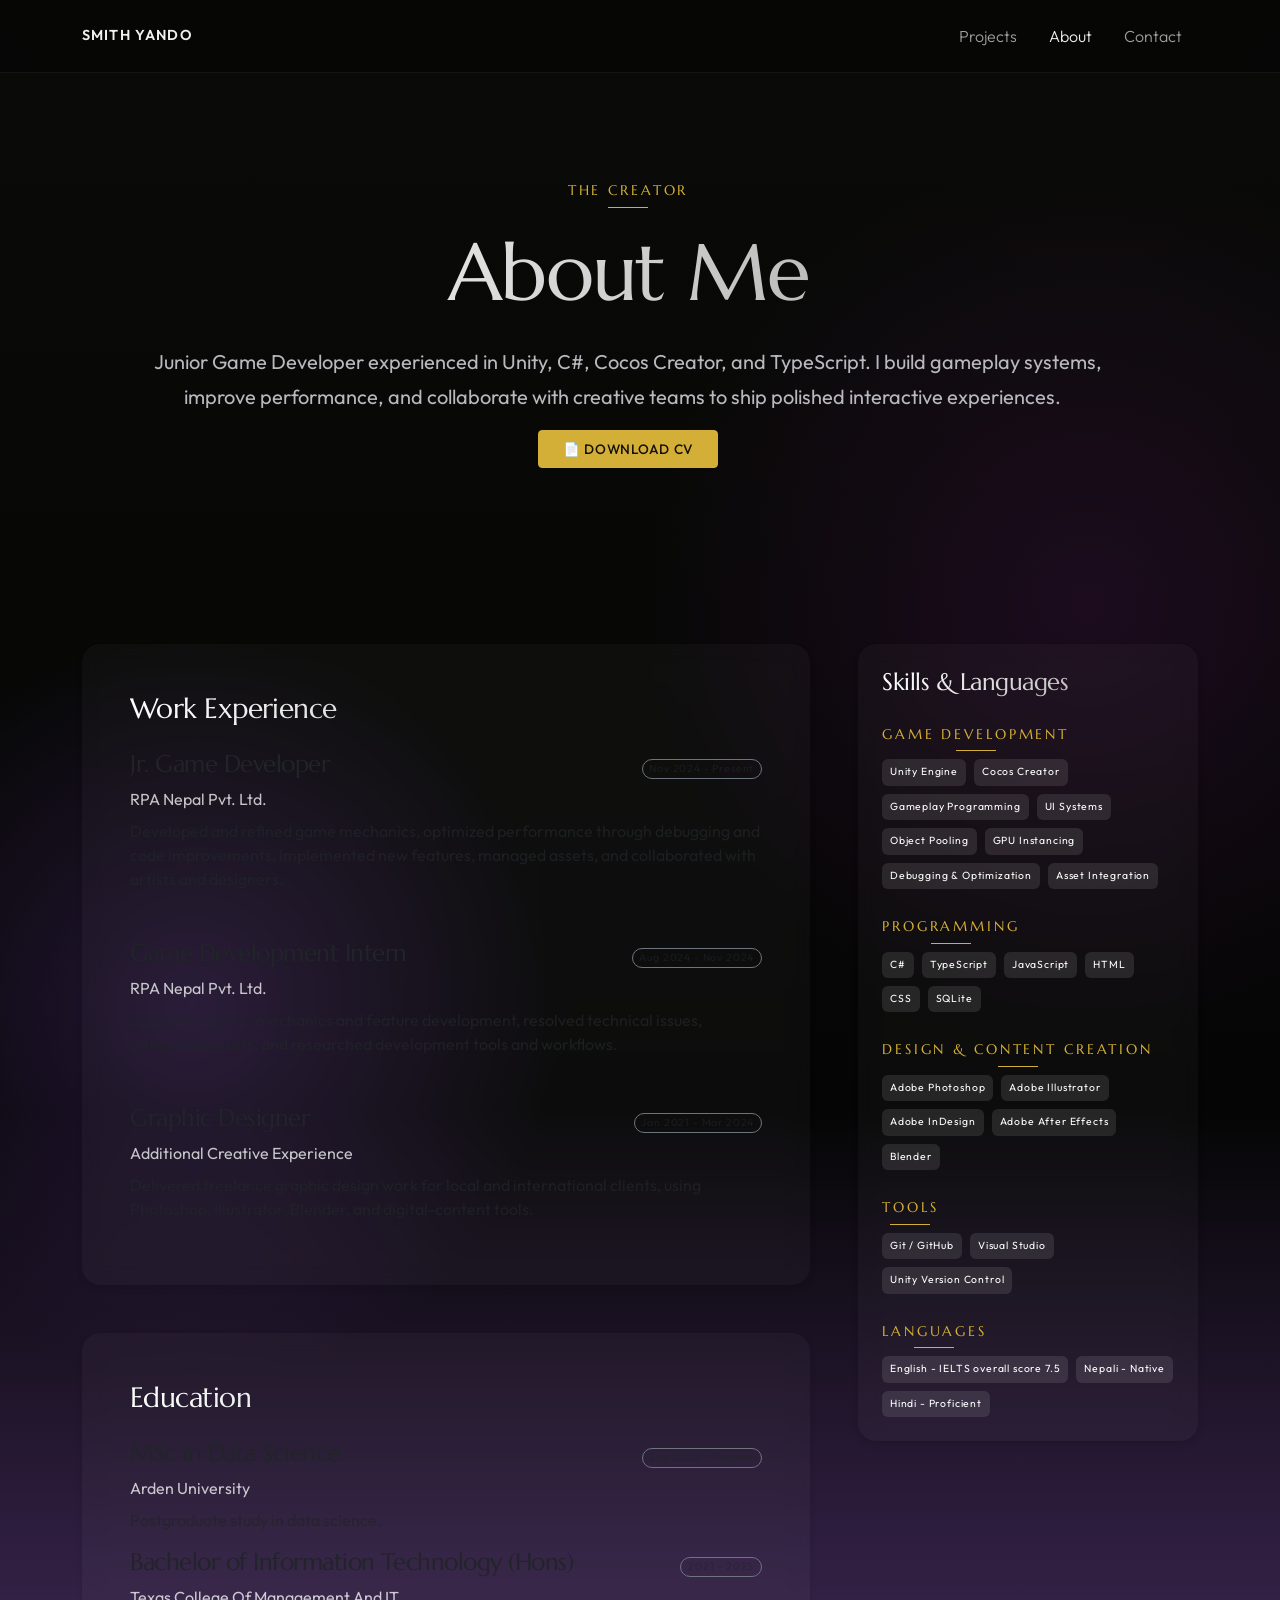
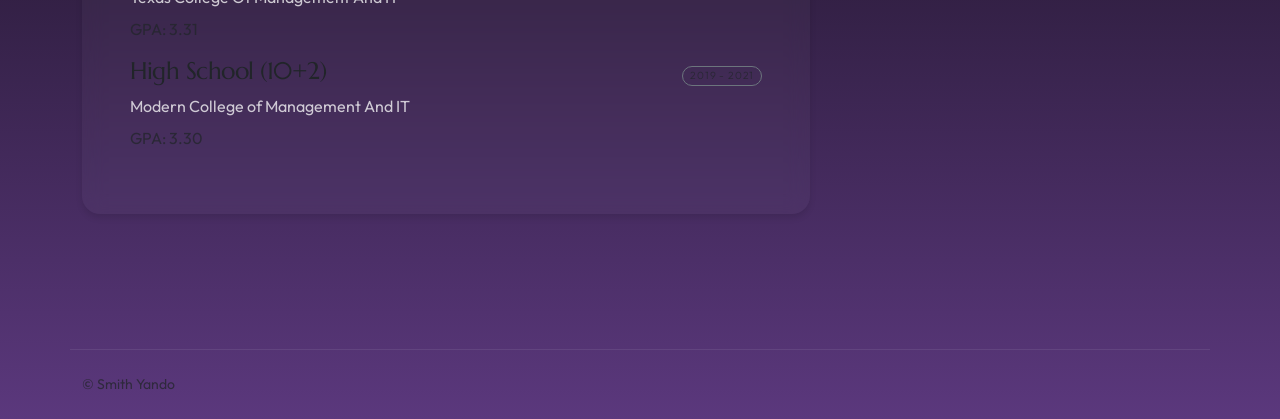
<file: about.html>
<!doctype html>
<html lang="en">

<head>
  <meta charset="utf-8" />
  <meta name="google-adsense-account" content="ca-pub-9205434282277256" />
  <meta name="viewport" content="width=device-width, initial-scale=1" />
  <title>About - Smith Yando</title>
  <link href="https://cdn.jsdelivr.net/npm/bootstrap@5.2.3/dist/css/bootstrap.min.css" rel="stylesheet"
    integrity="sha384-rbsA2VBKQhggwzxH7pPCaAqO46MgnOM80zW1RWuH61DGLwZJEdK2Kadq2F9CUG65" crossorigin="anonymous" />
  <link rel="stylesheet" href="css/style.css" />
  <link rel="preconnect" href="https://fonts.googleapis.com" />
  <link rel="preconnect" href="https://fonts.gstatic.com" crossorigin />
  <link href="https://fonts.googleapis.com/css2?family=Marcellus&family=Outfit:wght@300;400;600&display=swap"
    rel="stylesheet" />
  <script async src="https://pagead2.googlesyndication.com/pagead/js/adsbygoogle.js?client=ca-pub-9205434282277256"
    crossorigin="anonymous"></script>
</head>

<body>
  <nav id="navbar" class="navbar mb-3"></nav>

  <header class="container fade-in-up page-title-header">
    <div class="row text-center">
      <div class="hero-content mx-auto">
        <div class="categorytitle">The Creator</div>
        <h1 class="display-1 intro-title mb-4">About Me</h1>
        <p class="fs-5 hero-lead text-muted">
          Junior Game Developer experienced in Unity, C#, Cocos Creator, and TypeScript. I build gameplay systems,
          improve performance, and collaborate with creative teams to ship polished interactive experiences.
        </p>
        <div class="d-flex justify-content-center gap-3 flex-wrap">
          <a href="files/Smith_Yando_Manchester.pdf" download="Smith_Yando_Manchester.pdf"
            class="btn button1 px-4 py-2 mt-3">
            📄 Download CV
          </a>
        </div>

      </div>
    </div>
  </header>

  <div class="container page-content">
    <div class="row g-5">
      <div class="col-lg-8">
        <!-- Experience -->
        <div class="card glass-card p-5 border-0 mb-5">
          <h3 class="intro-title mb-4">Work Experience</h3>
          <div id="experience-list">
            <div class="mb-5" aria-hidden="true">
              <div class="d-flex justify-content-between align-items-baseline mb-3">
                <div class="skeleton skeleton-line md"></div>
                <div class="skeleton skeleton-badge"></div>
              </div>
              <div class="skeleton skeleton-line sm mb-2"></div>
              <div class="skeleton skeleton-line lg"></div>
              <div class="skeleton skeleton-line md"></div>
            </div>
            <div aria-hidden="true">
              <div class="d-flex justify-content-between align-items-baseline mb-3">
                <div class="skeleton skeleton-line md"></div>
                <div class="skeleton skeleton-badge"></div>
              </div>
              <div class="skeleton skeleton-line sm mb-2"></div>
              <div class="skeleton skeleton-line lg"></div>
              <div class="skeleton skeleton-line md"></div>
            </div>
          </div>
        </div>

        <!-- Education -->
        <div class="card glass-card p-5 border-0">
          <h3 class="intro-title mb-4">Education</h3>
          <div id="education-list" aria-hidden="true">
            <div class="d-flex justify-content-between align-items-baseline mb-3">
              <div class="skeleton skeleton-line md"></div>
              <div class="skeleton skeleton-badge"></div>
            </div>
            <div class="skeleton skeleton-line sm mb-2"></div>
            <div class="skeleton skeleton-line lg"></div>
            <div class="skeleton skeleton-line md"></div>
          </div>
        </div>
      </div>

      <aside class="col-lg-4">
        <div class="card glass-card p-4 border-0 position-sticky" style="top: 100px">
          <h3 class="h4 intro-title mb-4">Skills &amp; Languages</h3>
          <div id="skills-list" aria-hidden="true">
            <div class="mb-4">
              <div class="skeleton skeleton-line sm mb-3"></div>
              <div class="d-flex flex-wrap gap-2">
                <div class="skeleton skeleton-badge"></div>
                <div class="skeleton skeleton-badge"></div>
                <div class="skeleton skeleton-badge"></div>
              </div>
            </div>
            <div>
              <div class="skeleton skeleton-line sm mb-3"></div>
              <div class="d-flex flex-wrap gap-2">
                <div class="skeleton skeleton-badge"></div>
                <div class="skeleton skeleton-badge"></div>
                <div class="skeleton skeleton-badge"></div>
              </div>
            </div>
          </div>
        </div>
      </aside>
    </div>
  </div>

  <footer class="container mt-5 mb-4 text-muted small">
    <div class="row">
      <div class="col">© Smith Yando</div>
    </div>
  </footer>

  <script defer src="https://cdn.jsdelivr.net/npm/bootstrap@5.2.3/dist/js/bootstrap.bundle.min.js"
    integrity="sha384-kenU1KFdBIe4zVF0s0G1M5b4hcpxyD9F7jL+jjXkk+Q2h455rYXK/7HAuoJl+0I4"
    crossorigin="anonymous"></script>
  <script defer src="js/about-data.js"></script>
  <script defer src="js/about.js"></script>
  <script defer src="js/main.js"></script>
</body>

</html>
</file>
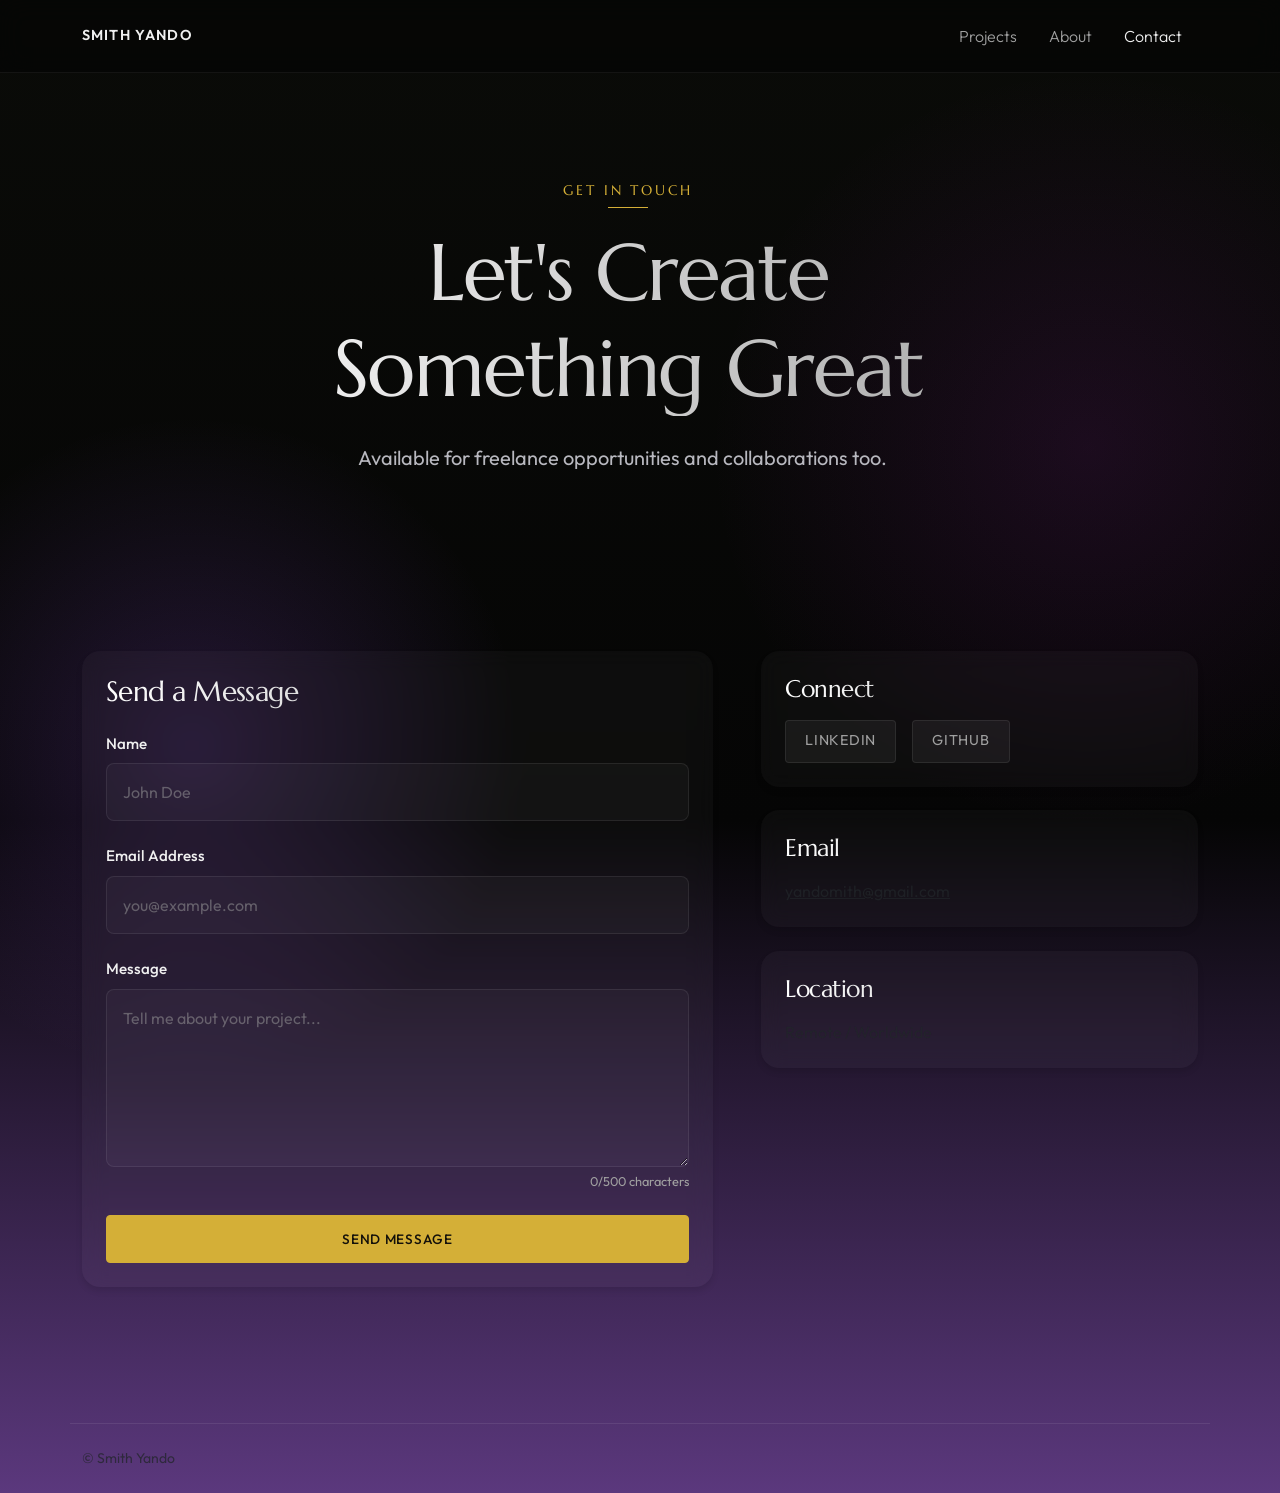
<file: contact.html>
<!doctype html>
<html lang="en">

<head>
  <meta charset="utf-8" />
  <meta name="viewport" content="width=device-width, initial-scale=1" />
  <title>Contact - Smith Yando</title>
  <link href="https://cdn.jsdelivr.net/npm/bootstrap@5.2.3/dist/css/bootstrap.min.css" rel="stylesheet"
    integrity="sha384-rbsA2VBKQhggwzxH7pPCaAqO46MgnOM80zW1RWuH61DGLwZJEdK2Kadq2F9CUG65" crossorigin="anonymous" />
  <link rel="stylesheet" href="css/style.css" />
  <link rel="preconnect" href="https://fonts.googleapis.com" />
  <link rel="preconnect" href="https://fonts.gstatic.com" crossorigin />
  <link href="https://fonts.googleapis.com/css2?family=Marcellus&family=Outfit:wght@300;400;600&display=swap"
    rel="stylesheet" />
  <script defer src="https://cdn.emailjs.com/dist/email.min.js"></script>
  <script>
    window.addEventListener('load', function () {
      emailjs.init("xeY-epzfNYlf7qjqV");
    });
  </script>
</head>

<body>
  <nav id="navbar" class="navbar mb-3"></nav>

  <header class="container fade-in-up page-title-header">
    <div class="row text-center">
      <div class="hero-content mx-auto">
        <div class="categorytitle">Get In Touch</div>
        <h1 class="display-1 intro-title mb-4">
          Let's Create<br />Something Great
        </h1>
        <p class="fs-5 hero-lead text-muted ">
          Available for freelance opportunities and collaborations too.
        </p>
      </div>
    </div>
  </header>

  <section class="container page-content">
    <div class="row g-5">
      <!-- Contact Form -->
      <div class="col-md-7">
        <div class="card glass-card p-4 border-0 h-100">
          <h3 class="intro-title mb-4">Send a Message</h3>

          <!-- Success Message (Hidden by default) -->
          <div id="success-message" class="success-feedback" style="display: none">
            <div class="success-icon">✓</div>
            <h4 class="success-title">Message Sent!</h4>
            <p class="success-text">
              Thank you for reaching out. I appreciate your message and will
              get back to you within 24 hours.
            </p>
            <p class="success-details">
              In the meantime, feel free to connect with me on
              <strong>LinkedIn</strong> or <strong>GitHub</strong>.
            </p>
          </div>

          <form id="contact-form">
            <!-- Name Field -->
            <div class="form-group">
              <label for="name" class="form-label">Name</label>
              <input type="text" class="form-control" id="name" name="name" placeholder="John Doe" required />
              <div class="form-error" id="name-error"></div>
              <div class="form-success" id="name-success">
                ✓ Name looks good
              </div>
            </div>

            <!-- Email Field -->
            <div class="form-group">
              <label for="email" class="form-label">Email Address</label>
              <input type="email" class="form-control" id="email" name="email" placeholder="you@example.com" required />
              <div class="form-error" id="email-error"></div>
              <div class="form-success" id="email-success">
                ✓ Email is valid
              </div>
            </div>

            <!-- Message Field -->
            <div class="form-group">
              <label for="message" class="form-label">Message</label>
              <textarea class="form-control" id="message" name="message" rows="6"
                placeholder="Tell me about your project..." required></textarea>
              <div class="form-error" id="message-error"></div>
              <div class="character-count">
                <span id="char-count">0</span>/500 characters
              </div>
            </div>

            <button type="submit" class="button1 w-100" id="submit-btn">
              Send Message
            </button>
          </form>
        </div>
      </div>

      <!-- Social & Info -->
      <div class="col-md-5">
        <div class="h-100 d-flex flex-column gap-4">
          <!-- Socials -->
          <div class="card glass-card p-4 border-0">
            <h3 class="h4 intro-title mb-3">Connect</h3>
            <div class="social-links d-flex gap-3 flex-wrap">
              <a href="https://www.linkedin.com/in/smithyando" class="social-btn" target="_blank"
                rel="noopener noreferrer">LinkedIn</a>
              <a href="https://github.com/Yandomith" class="social-btn" target="_blank"
                rel="noopener noreferrer">GitHub</a>
            </div>
          </div>

          <!-- Email Direct -->
          <div class="card glass-card p-4 border-0">
            <h3 class="h4 intro-title mb-3">Email</h3>
            <p class="text-muted mb-0"><a class="text-muted" href="mailto:yandomith@gmail.com">yandomith@gmail.com</a>
            </p>
          </div>

          <!-- Location -->
          <div class="card glass-card p-4 border-0">
            <h3 class="h4 intro-title mb-3">Location</h3>
            <p class="text-muted mb-0">Remote / Worldwide</p>
          </div>
        </div>
      </div>
    </div>
  </section>

  <footer class="container mt-5 mb-4 text-muted small">
    <div class="row">
      <div class="col">© Smith Yando</div>
    </div>
  </footer>

  <script defer src="https://cdn.jsdelivr.net/npm/bootstrap@5.2.3/dist/js/bootstrap.bundle.min.js"></script>
  <script defer src="js/main.js"></script>
  <script>
    // Toast notification system
    function showToast(message, type = "success") {
      const container =
        document.querySelector(".toast-container") || createToastContainer();
      const toast = document.createElement("div");
      toast.className = `toast ${type}`;

      const icon = type === "success" ? "✓" : "✕";
      toast.innerHTML = `
                <span class="toast-icon">${icon}</span>
                <span class="toast-message">${message}</span>
            `;

      container.appendChild(toast);

      setTimeout(() => {
        toast.classList.add("hide");
        setTimeout(() => toast.remove(), 300);
      }, 4000);
    }

    function createToastContainer() {
      const container = document.createElement("div");
      container.className = "toast-container";
      document.body.appendChild(container);
      return container;
    }

    // Form validation
    const form = document.getElementById("contact-form");
    const nameInput = document.getElementById("name");
    const emailInput = document.getElementById("email");
    const messageInput = document.getElementById("message");
    const submitBtn = document.getElementById("submit-btn");
    const charCount = document.getElementById("char-count");

    // Validation rules
    const validators = {
      name: (value) => {
        if (!value.trim()) return "Please enter your name";
        if (value.trim().length < 2)
          return "Name must be at least 2 characters";
        if (value.trim().length > 50)
          return "Name must not exceed 50 characters";
        return null;
      },
      email: (value) => {
        if (!value.trim()) return "Please enter your email";
        const emailRegex = /^[^\s@]+@[^\s@]+\.[^\s@]+$/;
        if (!emailRegex.test(value))
          return "Please enter a valid email address";
        return null;
      },
      message: (value) => {
        if (!value.trim()) return "Please enter a message";
        if (value.trim().length < 10)
          return "Message must be at least 10 characters";
        if (value.length > 500)
          return "Message must not exceed 500 characters";
        return null;
      },
    };

    // Validate field on input
    function validateField(field) {
      const fieldName = field.id;
      const error = validators[fieldName](field.value);
      const errorEl = document.getElementById(`${fieldName}-error`);
      const successEl = document.getElementById(`${fieldName}-success`);

      if (error) {
        field.classList.add("is-invalid");
        field.classList.remove("is-valid");
        errorEl.textContent = error;
        errorEl.classList.add("show");
        if (successEl) successEl.classList.remove("show");
        return false;
      } else {
        field.classList.remove("is-invalid");
        field.classList.add("is-valid");
        errorEl.classList.remove("show");
        if (successEl) successEl.classList.add("show");
        return true;
      }
    }

    // Real-time validation
    nameInput.addEventListener("blur", () => validateField(nameInput));
    nameInput.addEventListener("input", () => validateField(nameInput));

    emailInput.addEventListener("blur", () => validateField(emailInput));
    emailInput.addEventListener("input", () => validateField(emailInput));

    messageInput.addEventListener("blur", () => validateField(messageInput));
    messageInput.addEventListener("input", () => {
      validateField(messageInput);
      charCount.textContent = messageInput.value.length;

      // Warn if approaching limit
      if (messageInput.value.length > 400) {
        document.querySelector(".character-count").classList.add("warning");
      } else {
        document
          .querySelector(".character-count")
          .classList.remove("warning");
      }
    });

    // Form submission
    form.addEventListener("submit", function (event) {
      event.preventDefault();

      // Validate all fields
      const isNameValid = validateField(nameInput);
      const isEmailValid = validateField(emailInput);
      const isMessageValid = validateField(messageInput);

      if (!isNameValid || !isEmailValid || !isMessageValid) {
        showToast("Please fix the errors in the form", "error");
        return;
      }

      // Show loading state
      submitBtn.disabled = true;
      submitBtn.classList.add("btn-loading");
      const originalText = submitBtn.textContent;
      submitBtn.textContent = "Sending...";

      // Send email
      emailjs
        .sendForm(
          "service_zvop4ti",
          "template_habrqde",
          this,
          "kGMKNDl2dRjXcdVaX",
        )
        .then(
          function () {
            // Hide form and show success message
            form.style.display = "none";
            const successMsg = document.getElementById("success-message");
            successMsg.style.display = "block";

            // Show toast notification
            showToast(
              "Message sent successfully! I'll get back to you soon.",
              "success",
            );

            // After 4 seconds, reset and show form again
            setTimeout(() => {
              // Reset form
              form.reset();
              form.style.display = "block";
              successMsg.style.display = "none";

              // Reset field validation states
              nameInput.classList.remove("is-valid", "is-invalid");
              emailInput.classList.remove("is-valid", "is-invalid");
              messageInput.classList.remove("is-valid", "is-invalid");
              document
                .querySelectorAll(".form-success")
                .forEach((el) => el.classList.remove("show"));
              charCount.textContent = "0";

              // Reset button
              submitBtn.disabled = false;
              submitBtn.classList.remove("btn-loading");
              submitBtn.textContent = originalText;
            }, 4000);
          },
          function (error) {
            showToast("Failed to send message. Please try again.", "error");

            // Reset button
            submitBtn.disabled = false;
            submitBtn.classList.remove("btn-loading");
            submitBtn.textContent = originalText;
          },
        );
    });
  </script>
</body>

</html>
</file>
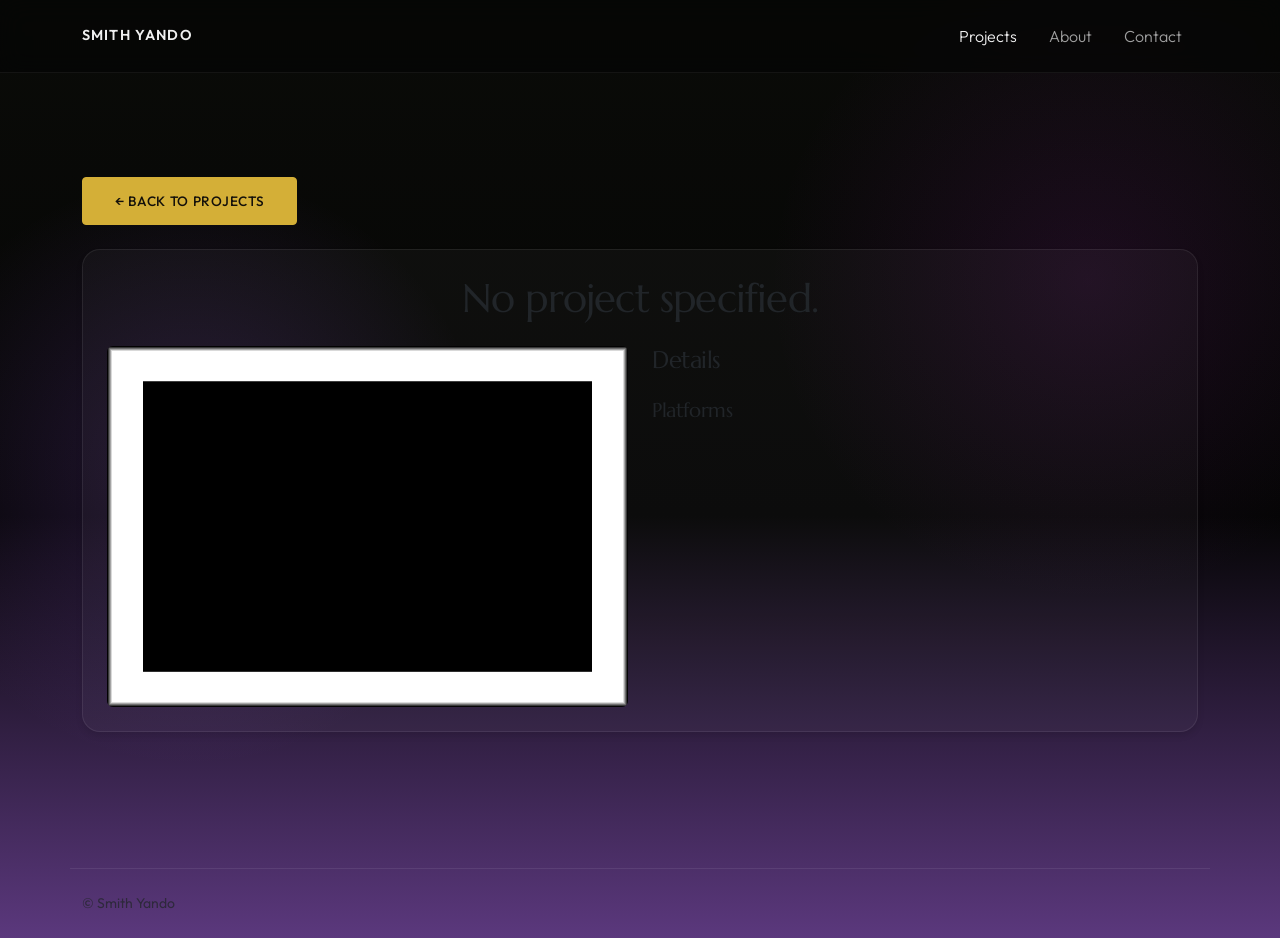
<file: game-project.html>
<!doctype html>
<html lang="en">

<head>
  <meta charset="utf-8" />
  <meta name="google-adsense-account" content="ca-pub-9205434282277256" />
  <meta name="viewport" content="width=device-width, initial-scale=1" />
  <title>Project - Smith Yando</title>
  <link href="https://cdn.jsdelivr.net/npm/bootstrap@5.2.3/dist/css/bootstrap.min.css" rel="stylesheet"
    integrity="sha384-rbsA2VBKQhggwzxH7pPCaAqO46MgnOM80zW1RWuH61DGLwZJEdK2Kadq2F9CUG65" crossorigin="anonymous" />
  <link rel="stylesheet" href="css/style.css" />
  <link rel="preconnect" href="https://fonts.googleapis.com" />
  <link rel="preconnect" href="https://fonts.gstatic.com" crossorigin />
  <link href="https://fonts.googleapis.com/css2?family=Marcellus&family=Outfit:wght@300;400;600&display=swap"
    rel="stylesheet" />
  <script async src="https://pagead2.googlesyndication.com/pagead/js/adsbygoogle.js?client=ca-pub-9205434282277256"
    crossorigin="anonymous"></script>
  <script defer src="js/projects-data.js"></script>
</head>

<body>
  <nav id="navbar" class="navbar mb-3"></nav>

  <main class="container page-content fade-in-up">
    <div class="row">
      <div class="col-12 mb-4 text-start">
        <a href="work.html#projects-list" class="btn button1">← Back to Projects</a>
      </div>
    </div>
    <div id="project" class="card p-4">
      <div class="row">
        <div class="col-12 text-center">
          <h1 id="project-title" class="mb-3">Loading...</h1>
          <p id="project-summary" class="fs-5 text-muted mb-4"></p>
        </div>
        <div class="col-md-6 mb-4 mb-md-0">
          <img id="project-image" src="image/project_image.png" alt="" class="img-fluid rounded" />
        </div>
        <div class="col-md-6 text-start">
          <h4 class="mb-3">Details</h4>
          <p id="project-details" class="mb-4"></p>
          <h5>Platforms</h5>
          <ul id="project-platforms" class="mb-4"></ul>
          <p class="small text-muted" id="project-credits"></p>
          <div id="project-links" class="mt-3"></div>
        </div>
      </div>
    </div>
  </main>

  <script defer src="js/main.js"></script>
  <script>
    // Helper: read query param
    function getQueryParam(name) {
      const params = new URLSearchParams(window.location.search);
      return params.get(name);
    }

    async function loadProject() {
      const id = getQueryParam("id");
      if (!id) {
        document.getElementById("project-title").innerText =
          "No project specified.";
        return;
      }

      try {
        if (typeof PROJECTS_DATA === "undefined") {
          throw new Error("PROJECTS_DATA not loaded");
        }
        const project = PROJECTS_DATA.find((p) => p.id === id);
        if (!project) {
          document.getElementById("project-title").innerText =
            "Project not found.";
          return;
        }

        document.getElementById("project-title").innerText = project.year
          ? project.title + " (" + project.year + ")"
          : project.title;
        document.getElementById("project-summary").innerText =
          project.summary;
        document.getElementById("project-image").src = project.image;
        document.getElementById("project-details").innerText =
          project.details;
        document.getElementById("project-credits").innerText =
          project.credits;
        const platformsEl = document.getElementById("project-platforms");
        platformsEl.innerHTML = "";
        project.platforms.forEach(function (pl) {
          const li = document.createElement("li");
          li.innerText = pl;
          platformsEl.appendChild(li);
        });

        // Optional demo link
        const linksEl = document.getElementById("project-links");
        linksEl.innerHTML = "";
        if (project.demo_url) {
          const demoBtn = document.createElement("a");
          demoBtn.className = "btn button2";
          demoBtn.href = project.demo_url;
          demoBtn.target = "_blank";
          demoBtn.rel = "noopener noreferrer";
          demoBtn.innerText = "Live demo";
          linksEl.appendChild(demoBtn);
        }
      } catch (err) {
        document.getElementById("project-title").innerText =
          "Failed to load project data.";
        console.error(err);
      }
    }

    window.addEventListener('DOMContentLoaded', loadProject);
  </script>
  <footer class="container mt-5 mb-4 text-muted small">
    <div class="row">
      <div class="col">© Smith Yando</div>
    </div>
  </footer>

  <script defer src="https://cdn.jsdelivr.net/npm/bootstrap@5.2.3/dist/js/bootstrap.bundle.min.js"
    integrity="sha384-kenU1KFdBIe4zVF0s0G1M5b4hcpxyD9F7jL+jjXkk+Q2h455rYXK/7HAuoJl+0I4"
    crossorigin="anonymous"></script>
</body>

</html>
</file>
<file: css/style.css>
:root {
  --bg-color: #050505;
  --card-bg: rgba(255, 255, 255, 0.03);
  --text-main: #f0f0f0;
  --text-muted: #a0a0a0;
  --accent-gold: #d4af37;
  --accent-purple: #bb86fc;
  --glass-border: rgba(255, 255, 255, 0.08);
  --glass-shadow: 0 8px 32px 0 rgba(0, 0, 0, 0.37);
  --font-heading: "Marcellus", serif;
  --font-body: "Outfit", sans-serif;
  --transition: all 0.3s cubic-bezier(0.25, 0.8, 0.25, 1);
  --space-page-y: 88px;
  --space-page-y-mobile: 56px;
  --accent-cyan: #75e6da;
  --surface-strong: rgba(20, 20, 26, 0.9);
}

body {
  background-color: var(--bg-color);
  color: var(--text-main);
  font-family: var(--font-body);
  overflow-x: hidden;
  background-image:
    radial-gradient(
      circle at 15% 50%,
      rgba(166, 93, 255, 0.187) 0%,
      transparent 25%
    ),
    radial-gradient(
      circle at 85% 30%,
      rgba(162, 39, 184, 0.132) 0%,
      transparent 25%
    ),
    linear-gradient(180deg, #0a0b08 0%, #050505 55%, #5b387d 100%);
  min-height: 100vh;
}

/* Typography */
h1,
h2,
h3,
h4,
h5,
.display-1,
.display-4,
.intro-title,
.categorytitle {
  font-family: var(--font-heading);
  letter-spacing: -0.02em;
}

.profile-img-placeholder {
  width: 250px;
  height: 250px;
  border-radius: 50%;
  background: linear-gradient(135deg, var(--card-bg), rgba(212, 175, 55, 0.1));
  border: 2px solid var(--glass-border);
  box-shadow: 0 0 40px rgba(187, 134, 252, 0.2), inset 0 0 20px rgba(0, 0, 0, 0.5);
  display: flex;
  align-items: center;
  justify-content: center;
  font-family: var(--font-heading);
  font-size: 4rem;
  color: var(--text-muted);
  backdrop-filter: blur(10px);
}

.intro-title {
  color: var(--text-main);
  background: linear-gradient(to right, #fff, #a0a0a0);
  background-clip: text;
  -webkit-background-clip: text;
  -webkit-text-fill-color: transparent;
  font-weight: 400;
}

.hero-lead {
  margin-left: 0 !important;
  padding-left: 0 !important;
    display:inline !important;
    
}

.categorytitle {
  color: var(--accent-gold);
  text-transform: uppercase;
  font-size: 0.9rem;
  letter-spacing: 0.2em;
  margin-bottom: 1rem;
  display: inline-block;
  position: relative;
}

.categorytitle::after {
  content: "";
  display: block;
  width: 40px;
  height: 1px;
  background: var(--accent-gold);
  margin-top: 5px;
  margin-left: auto;
  margin-right: auto;
}

/* Navbar */
.navbar {
  background: rgba(5, 5, 5, 0.7);
  backdrop-filter: blur(12px);
  -webkit-backdrop-filter: blur(12px);
  border-bottom: 1px solid rgba(255, 255, 255, 0.06);
  position: sticky;
  top: 0;
  z-index: 1000;
  padding: 1rem 0;
  transition: var(--transition);
}

.navbar-brand {
  color: var(--text-main) !important;
  font-weight: 600;
  letter-spacing: 0.08em;
  font-size: 0.9rem;
  text-transform: uppercase;
}

.nav-link {
  color: var(--text-muted) !important;
  font-weight: 300;
  transition: var(--transition);
  position: relative;
}

.nav-link:hover,
.nav-link.active {
  color: var(--text-main) !important;
}

.nav-link::after {
  content: "";
  position: absolute;
  bottom: 0;
  left: 50%;
  transform: translateX(-50%);
  width: 0;
  height: 1px;
  background: var(--accent-gold);
  transition: var(--transition);
}

.nav-link:hover::after {
  width: 100%;
}

/* Buttons */
.button1,
.button2 {
  padding: 0.8rem 2rem;
  border-radius: 4px;
  font-weight: 500;
  letter-spacing: 0.05em;
  transition: var(--transition);
  text-transform: uppercase;
  font-size: 0.85rem;
  cursor: pointer;
  font-family: var(--font-body);
}

.button1 {
  background: var(--accent-gold);
  border: 1px solid var(--accent-gold);
  color: #13100a;
}

.button1:hover {
  background: #f0cf61;
  border-color: #f0cf61;
  color: #000;
  box-shadow: 0 0 28px rgba(212, 175, 55, 0.28);
}

.button2 {
  background: rgba(255, 255, 255, 0.035);
  border: 1px solid rgba(255, 255, 255, 0.18);
  color: var(--text-main);
}

.button2:hover {
  border-color: var(--text-main);
  color: var(--text-main);
}

/* Microinteraction: subtle game-like feel on hover and clicks */
:root {
  --accent-glow: rgba(212, 175, 55, 0.18);
}

/* Buttons get a snappier lift and glow */
.button1, .button2 {
  transition: transform 160ms cubic-bezier(0.2, 0.9, 0.2, 1), box-shadow 180ms ease, background-color 160ms ease;
}

.button1:hover, .button2:hover {
  transform: translateY(-4px) scale(1.02);
  box-shadow: 0 12px 30px var(--accent-glow);
}

.button1.pressed, .button2.pressed,
.nav-link.pressed{
  transform: translateY(1px) scale(0.985) !important;
  box-shadow: none !important;
  transition: transform 80ms ease-out;
}

/* Cards: slightly deeper lift and 3D tilt on hover */
.card {
  transform-origin: center bottom;
  transition: transform 220ms cubic-bezier(0.2, 0.9, 0.2, 1), box-shadow 220ms ease;
  will-change: transform;
}

.card:hover, .glass-card:hover {
  transform: perspective(800px) translateY(-10px) rotateX(2deg);
  box-shadow: 0 18px 50px rgba(0,0,0,0.45), var(--glass-shadow);
}

/* Nav links: quick press feedback */
.nav-link {
  transition: transform 120ms ease, color 120ms ease;
}

.nav-link:active, .nav-link.pressed {
  transform: translateY(2px) scale(0.985);
  color: var(--text-main) !important;
}

/* Focus-visible improvements for keyboard users */
:where(a, button, input):focus-visible {
  outline: 2px solid rgba(212,175,55,0.14);
  outline-offset: 3px;
}

/* Cards & Glassmorphism */
.card {
  background: var(--card-bg);
  border: 1px solid var(--glass-border);
  backdrop-filter: blur(5px);
  border-radius: 18px;
  overflow: hidden;
  transition: var(--transition);
  box-shadow: 0 4px 6px rgba(0, 0, 0, 0.1);
}

.card:hover {
  transform: translateY(-5px);
  box-shadow: var(--glass-shadow);
  border-color: rgba(255, 255, 255, 0.15);
}

.card-img-top {
  height: 220px;
  object-fit: cover;
  transition: transform 0.5s ease;
}

.card:hover .card-img-top {
  transform: scale(1.05);
}

.card-body {
  padding: 1.5rem;
}

.card-title {
  color: var(--text-main);
  margin-bottom: 0.5rem;
  font-size: 1.25rem;
}

.card-text {
  color: var(--text-muted);
  font-size: 0.95rem;
  line-height: 1.6;
  margin-bottom: 1.5rem;
}

.card-footer {
  background: transparent;
  border-top: 1px solid var(--glass-border);
  padding: 1.25rem 1.5rem;
}

/* Skeleton Loading */
.skeleton {
  position: relative;
  overflow: hidden;
  background: rgba(255, 255, 255, 0.06);
  border-radius: 8px;
}

.skeleton::after {
  content: "";
  position: absolute;
  inset: 0;
  transform: translateX(-100%);
  background: linear-gradient(
    90deg,
    rgba(255, 255, 255, 0) 0%,
    rgba(255, 255, 255, 0.16) 50%,
    rgba(255, 255, 255, 0) 100%
  );
  animation: skeletonShimmer 1.2s infinite;
}

.skeleton-line {
  height: 12px;
  margin-bottom: 10px;
}

.skeleton-line:last-child {
  margin-bottom: 0;
}

.skeleton-line.sm {
  width: 35%;
}

.skeleton-line.md {
  width: 60%;
}

.skeleton-line.lg {
  width: 90%;
}

.skeleton-badge {
  width: 84px;
  height: 26px;
  border-radius: 999px;
  margin-bottom: 12px;
}

.skeleton-card {
  border-radius: 12px;
  border: 1px solid var(--glass-border);
  background: var(--card-bg);
  overflow: hidden;
}

.skeleton-card-image {
  height: 220px;
  border-radius: 0;
}

.skeleton-card-body {
  padding: 1.5rem;
}

.skeleton-card-footer {
  padding: 0 1.5rem 1.25rem;
}

.skeleton-btn {
  width: 100%;
  height: 42px;
  border-radius: 6px;
}

@keyframes skeletonShimmer {
  100% {
    transform: translateX(100%);
  }
}

/* Form Styles */
.form-control {
  background: rgba(255, 255, 255, 0.03);
  border: 1px solid var(--glass-border);
  color: var(--text-main);
  border-radius: 8px;
  padding: 1rem;
  transition: var(--transition);
  font-family: var(--font-body);
}

.form-control:focus {
  background: rgba(255, 255, 255, 0.05);
  border-color: var(--accent-gold);
  box-shadow: none;
  color: var(--text-main);
}

.form-control::placeholder {
  color: rgba(160, 160, 160, 0.5);
}

.form-group {
  margin-bottom: 1.5rem;
  position: relative;
}

.form-label {
  display: block;
  margin-bottom: 0.5rem;
  color: var(--text-main);
  font-weight: 500;
  font-size: 0.95rem;
}

/* Form Validation States */
.form-control.is-invalid {
  border-color: #ff6b6b;
  background: rgba(255, 107, 107, 0.05);
}

.form-control.is-invalid:focus {
  border-color: #ff6b6b;
  background: rgba(255, 107, 107, 0.08);
  box-shadow: 0 0 15px rgba(255, 107, 107, 0.2);
}

.form-control.is-valid {
  border-color: #51cf66;
  background: rgba(81, 207, 102, 0.05);
}

.form-control.is-valid:focus {
  border-color: #51cf66;
  background: rgba(81, 207, 102, 0.08);
  box-shadow: 0 0 15px rgba(81, 207, 102, 0.2);
}

.form-error {
  color: #ff6b6b;
  font-size: 0.85rem;
  margin-top: 0.4rem;
  display: none;
  animation: slideDown 0.2s ease-out;
}

.form-error.show {
  display: block;
}

@keyframes slideDown {
  from {
    opacity: 0;
    transform: translateY(-8px);
  }
  to {
    opacity: 1;
    transform: translateY(0);
  }
}

.form-success {
  color: #51cf66;
  font-size: 0.85rem;
  margin-top: 0.4rem;
  display: none;
  animation: slideDown 0.2s ease-out;
}

.form-success.show {
  display: block;
}

.character-count {
  font-size: 0.8rem;
  color: var(--text-muted);
  margin-top: 0.3rem;
  text-align: right;
}

.character-count.warning {
  color: #ffa94d;
}

/* Success Feedback Message */
.success-feedback {
  text-align: center;
  padding: 2rem 1.5rem;
  border-radius: 12px;
  background: rgba(81, 207, 102, 0.08);
  border: 1px solid rgba(81, 207, 102, 0.3);
  animation: slideUp 0.5s ease-out;
}

.success-icon {
  font-size: 3rem;
  color: #51cf66;
  margin-bottom: 1rem;
  animation: checkmarkBounce 0.6s cubic-bezier(0.68, -0.55, 0.265, 1.55);
}

.success-title {
  font-family: var(--font-heading);
  color: #51cf66;
  margin-bottom: 0.5rem;
  font-size: 1.5rem;
}

.success-text {
  color: var(--text-main);
  margin-bottom: 0.5rem;
  font-size: 0.95rem;
  line-height: 1.6;
}

.success-details {
  color: var(--text-muted);
  font-size: 0.85rem;
  line-height: 1.5;
  margin-bottom: 0;
}

@keyframes checkmarkBounce {
  0% {
    transform: scale(0);
    opacity: 0;
  }
  50% {
    transform: scale(1.1);
  }
  100% {
    transform: scale(1);
    opacity: 1;
  }
}

@keyframes slideUp {
  from {
    opacity: 0;
    transform: translateY(20px);
  }
  to {
    opacity: 1;
    transform: translateY(0);
  }
}

/* Toast Notifications */
.toast-container {
  position: fixed;
  top: 30px;
  right: 30px;
  z-index: 9999;
  pointer-events: none;
}

.toast {
  display: flex;
  align-items: center;
  gap: 1rem;
  padding: 1rem 1.5rem;
  background: rgba(255, 255, 255, 0.1);
  border: 1px solid var(--glass-border);
  border-radius: 8px;
  margin-bottom: 1rem;
  backdrop-filter: blur(10px);
  animation: slideInRight 0.3s ease-out;
  pointer-events: all;
  min-width: 300px;
  box-shadow: 0 10px 30px rgba(0, 0, 0, 0.3);
}

.toast.success {
  border-color: rgba(81, 207, 102, 0.3);
}

.toast.error {
  border-color: rgba(255, 107, 107, 0.3);
}

.toast-icon {
  font-size: 1.2rem;
  flex-shrink: 0;
}

.toast.success .toast-icon {
  color: #51cf66;
}

.toast.error .toast-icon {
  color: #ff6b6b;
}

.toast-message {
  flex: 1;
  color: var(--text-main);
  font-size: 0.95rem;
}

@keyframes slideInRight {
  from {
    opacity: 0;
    transform: translateX(100px);
  }
  to {
    opacity: 1;
    transform: translateX(0);
  }
}

@keyframes slideOutRight {
  from {
    opacity: 1;
    transform: translateX(0);
  }
  to {
    opacity: 0;
    transform: translateX(100px);
  }
}

.toast.hide {
  animation: slideOutRight 0.3s ease-out forwards;
}

/* Loading Spinner Button */
.btn-loading {
  position: relative;
}

.btn-loading::after {
  content: "";
  position: absolute;
  width: 14px;
  height: 14px;
  margin: auto;
  border: 2px solid transparent;
  border-radius: 50%;
  border-top-color: currentColor;
  animation: spinner 0.8s linear infinite;
  margin-left: 0.5rem;
}

@keyframes spinner {
  to {
    transform: rotate(360deg);
  }
}

.button1:disabled,
.button2:disabled {
  opacity: 0.6;
  cursor: not-allowed;
  pointer-events: none;
}

/* Layout Utilities */
.main {
  padding-top: 100px;
  padding-bottom: 100px;
}

header.main {
  min-height: 90vh;
  display: flex;
  justify-content: center;
  align-items: center;
  padding-top: 0;
  padding-bottom: 0;
  position: relative;
}

header.main > .row {
  width: 100%;
}

/* Home hero uses a tighter height to reduce empty vertical space */
header.main.home-hero {
  min-height: 68vh;
}

/* Animations */
@keyframes fadeInUp {
  from {
    opacity: 0;
    transform: translateY(30px);
  }

  to {
    opacity: 1;
    transform: translateY(0);
  }
}

.fade-in-up {
  animation: fadeInUp 0.8s ease-out forwards;
}

.delay-1 {
  animation-delay: 0.2s;
}

.delay-2 {
  animation-delay: 0.4s;
}

.delay-3 {
  animation-delay: 0.6s;
}

/* Contact Section specific */
#contactme + .intro-title {
  margin-bottom: 2rem;
}

/* Utilities */
.section-padding {
  padding-top: var(--space-page-y);
  padding-bottom: var(--space-page-y);
}

.page-content {
  padding-top: var(--space-page-y);
  padding-bottom: var(--space-page-y);
}

.page-title-header {
  min-height: 40vh;
  padding-top: var(--space-page-y);
  padding-bottom: var(--space-page-y);
  display: flex;
  align-items: flex-start;
}

.page-title-header .row {
  width: 100%;
}

.hero-content {
  width: min(980px, 100%);
}

.hero-lead {
  margin-left: auto;
  margin-right: auto;
  padding-left: 0.75rem;
  padding-right: 0.75rem;
}

@media (max-width: 768px) {
  .section-padding {
    padding-top: var(--space-page-y-mobile);
    padding-bottom: var(--space-page-y-mobile);
  }

  .page-content {
    padding-top: var(--space-page-y-mobile);
    padding-bottom: var(--space-page-y-mobile);
  }

  .page-title-header {
    padding-top: var(--space-page-y-mobile);
    padding-bottom: var(--space-page-y-mobile);
  }
  .display-1 {
    font-size: 3.5rem;
  }

  .hero-content {
    width: 100%;
  }

  .hero-lead {
    max-width: 100%;
    padding-left: 0.25rem;
    padding-right: 0.25rem;
  }

  header.main.home-hero {
    min-height: 58vh;
  }
  .display-1 {
    font-size: 3.5rem;
  }

  .hero-content {
    width: 100%;
  }

  .hero-lead {
    max-width: 100%;
    padding-left: 0.25rem;
    padding-right: 0.25rem;
  }

  header.main.home-hero {
    min-height: 58vh;
  }
}

/* Mobile Navbar */
.navbar-toggler {
  display: none;
  background: transparent;
  border: none;
  flex-direction: column;
  gap: 6px;
  cursor: pointer;
  z-index: 1001;
}

.toggler-icon {
  width: 30px;
  height: 2px;
  background-color: var(--text-main);
  transition: var(--transition);
}

@media (max-width: 768px) {
  .navbar-toggler {
    display: flex;
  }

  .nav-menu {
    position: fixed;
    top: 0;
    left: 0;
    width: 100%;
    height: 100vh;
    background: rgba(5, 5, 5, 0.98);
    display: flex;
    justify-content: center;
    align-items: center;
    flex-direction: column;
    transform: translateY(-100%);
    transition: transform 0.4s ease-in-out;
    z-index: 1000;
    backdrop-filter: blur(10px);
  }

  .nav-menu.active {
    transform: translateY(0);
  }

  .nav {
    flex-direction: column;
    text-align: center;
    gap: 2rem;
  }

  .nav-link {
    font-size: 1.5rem;
  }

  /* Fluid Typography & Spacing */
  .display-1 {
    font-size: 2.8rem;
  }

  .section-padding {
    padding-top: var(--space-page-y-mobile);
    padding-bottom: var(--space-page-y-mobile);
  }

  .container {
    padding-left: 20px;
    padding-right: 20px;
  }

  .card-img-top {
    height: 200px;
  }

  /* Responsive Toast Notifications */
  .toast-container {
    top: auto;
    right: auto;
    bottom: 20px;
    left: 20px;
  }

  .toast {
    min-width: auto;
    width: 100%;
  }
}

.no-scroll {
  overflow: hidden;
}

.glass-card {
  background: rgba(255, 255, 255, 0.03);
  border: 1px solid var(--glass-border);
  backdrop-filter: blur(10px);
  -webkit-backdrop-filter: blur(10px);
  transition: var(--transition);
}

/* Portfolio refresh */
.home-hero {
  position: relative;
  isolation: isolate;
}

.home-hero::before {
  content: "";
  position: absolute;
  z-index: -1;
  width: 540px;
  height: 540px;
  right: -110px;
  top: 50%;
  transform: translateY(-50%);
  border-radius: 50%;
  border: 1px solid rgba(212, 175, 55, 0.2);
  background: radial-gradient(circle, rgba(212, 175, 55, 0.13), transparent 62%);
}

.hero-eyebrow { margin-bottom: 1.4rem; }

.hero-lead {
  max-width: 41rem;
  color: #b8b8bf !important;
  line-height: 1.75;
}

.hero-monogram {
  width: min(310px, 74vw);
  aspect-ratio: 1;
  position: relative;
  display: grid;
  place-items: center;
  border: 1px solid rgba(212, 175, 55, 0.38);
  border-radius: 50%;
  background:
    linear-gradient(135deg, rgba(212, 175, 55, 0.18), rgba(117, 230, 218, 0.05)),
    rgba(255, 255, 255, 0.025);
  box-shadow: 0 0 0 14px rgba(255, 255, 255, 0.018), 0 30px 90px rgba(0, 0, 0, 0.55);
}

.hero-monogram::before,
.hero-monogram::after {
  content: "";
  position: absolute;
  border-radius: 50%;
  border: 1px solid rgba(255, 255, 255, 0.1);
}

.hero-monogram::before { inset: 20px; }
.hero-monogram::after { inset: 43px; border-color: rgba(117, 230, 218, 0.18); }

.hero-monogram-initials {
  font-family: var(--font-heading);
  font-size: clamp(4.5rem, 11vw, 7.5rem);
  line-height: 1;
  background: linear-gradient(135deg, #fff8d6, var(--accent-gold));
  -webkit-background-clip: text;
  background-clip: text;
  color: transparent;
}

.hero-monogram-label {
  position: absolute;
  bottom: 45px;
  text-align: center;
  color: var(--text-muted);
  font-size: 0.68rem;
  line-height: 1.45;
  letter-spacing: 0.16em;
  text-transform: uppercase;
}

.focus-card { min-height: 220px; justify-content: center; }
.focus-card .display-4 { filter: drop-shadow(0 8px 18px rgba(212, 175, 55, 0.26)); }

/* .project-visual {
  height: 220px;
  position: relative;
  overflow: hidden;
  display: flex;
  align-items: flex-end;
  justify-content: space-between;
  padding: 1.25rem 1.5rem;
  isolation: isolate;
} */

/* Container */
.project-visual {
  height: 220px;
  position: relative;
  overflow: hidden;
  display: flex;
  align-items: flex-end;
  justify-content: space-between;
  padding: 1.25rem 1.5rem;
  isolation: isolate;
  background: #111; /* Dark fallback background */
}









.project-visual--game { background: linear-gradient(135deg, #1b1633, #5b387d 60%, #d4af37); }
.project-visual--graphic { background: linear-gradient(135deg, #0c3138, #14716e 55%, #75e6da); }

.project-visual-image {
  position: absolute;
  top: 0;
  left: 0;
  width: 100%;
  height: 100%;
  object-fit: cover;
  z-index: 1;
}
.project-visual-overlay {
  position: absolute;
  top: 0;
  left: 0;
  width: 100%;
  height: 100%;
  z-index: 2; /* Sits directly over the image */
  opacity: 1; /* Adjust how much image shines through */
  /* mix-blend-mode: multiply; Optional: 'multiply', 'overlay', or 'soft-light' */
  pointer-events: none;
}
.project-visual-overlay::before,
.project-visual-overlay::after {
  content: "";
  position: absolute;
  z-index: -1;
  border-radius: 50%;
}
.project-visual-overlay::before { width: 270px; height: 270px; right: -62px; top: -108px; border: 1px solid rgba(255,255,255,.32); }
.project-visual-overlay::after { width: 180px; height: 180px; left: -68px; bottom: -110px; background: rgba(255,255,255,.08); }


.project-visual--game .project-visual-overlay {
  background: linear-gradient(135deg, rgba(16, 13, 33,0.7), rgba(107, 57, 156, 0.5) 55%, rgba(212, 175, 55,0.7));
}

.project-visual--graphic .project-visual-overlay {
  background: linear-gradient(135deg, rgba(12, 49, 56,0.7), rgba(20, 113, 110, 0.5) 55%, rgba(117, 230, 218,0.7));
}




.project-visual-number {
  font-family: var(--font-heading);
  font-size: 3.8rem;
  line-height: 1;
  color: rgba(255, 255, 255, 0.92);
  position: relative;
  z-index: 3;
}

.project-visual-type {
  color: rgba(255, 255, 255, 0.8);
  font-size: 0.72rem;
  font-weight: 600;
  letter-spacing: .12em;
  text-transform: uppercase;
  writing-mode: vertical-rl;
  position: relative;
  z-index: 3;
}

.card-body { padding: 1.65rem; }
.card-footer { padding: 0 1.65rem 1.65rem; border-top: 0; }
.card-title { font-size: 1.35rem; }
.badge { letter-spacing: .08em; font-size: .65rem; }

footer { border-top: 1px solid rgba(255, 255, 255, 0.08); padding-top: 1.5rem; }

@media (max-width: 768px) {
  .home-hero::before { width: 360px; height: 360px; right: -170px; top: 23%; }
  .hero-monogram { width: min(250px, 70vw); }
  .hero-monogram-label { bottom: 32px; }
  .focus-card { min-height: 190px; }
}

.glass-card:hover {
  transform: translateY(-5px);
  background: rgba(255, 255, 255, 0.05);
  border-color: var(--accent-gold);
  box-shadow: 0 10px 30px rgba(0, 0, 0, 0.5);
}

/* Social Buttons */
.social-btn {
  display: inline-block;
  padding: 0.6rem 1.2rem;
  background: rgba(255, 255, 255, 0.05);
  border: 1px solid var(--glass-border);
  color: var(--text-muted);
  text-decoration: none;
  border-radius: 4px;
  transition: var(--transition);
  font-size: 0.9rem;
  letter-spacing: 0.05em;
  text-transform: uppercase;
}

.social-btn:hover {
  background: var(--text-main);
  color: var(--bg-color);
  border-color: var(--text-main);
  transform: translateY(-2px);
}

/* Index Heading Line Animation */
.hero-heading-line {
  padding-top: 1.25rem;
  width: min(760px, 88vw);
  margin-top: -4px;
  margin-bottom: 1.25rem;
  margin-left: auto;
  margin-right: calc(50% - 50vw);
}

.hero-heading-line-svg {
  width: 100%;
  height: auto;
  display: block;
}

.hero-heading-line-path {
  stroke-dasharray: 1000;
  stroke-dashoffset: 1000;
  animation: drawHeadingLine 2s ease-out forwards;
}

@media (min-width: 1600px) {
  .container {
    max-width: 1520px;
  }
}

@keyframes drawHeadingLine {
  to {
    stroke-dashoffset: 0;
  }
}

@media (max-width: 768px) {
  .hero-heading-line {
    width: min(520px, 92vw);
    margin-top: -2px;
    margin-bottom: 1rem;
    margin-left: auto;
    margin-right: calc(50% - 50vw);
  }
}

@media (prefers-reduced-motion: reduce) {
  .hero-heading-line-path {
    animation: none !important;
    stroke-dashoffset: 0;
  }
}

/* Custom Interactive Cursor
-------------------------------------------------- */
/* custom cursor removed - native cursors are used */
</file>
